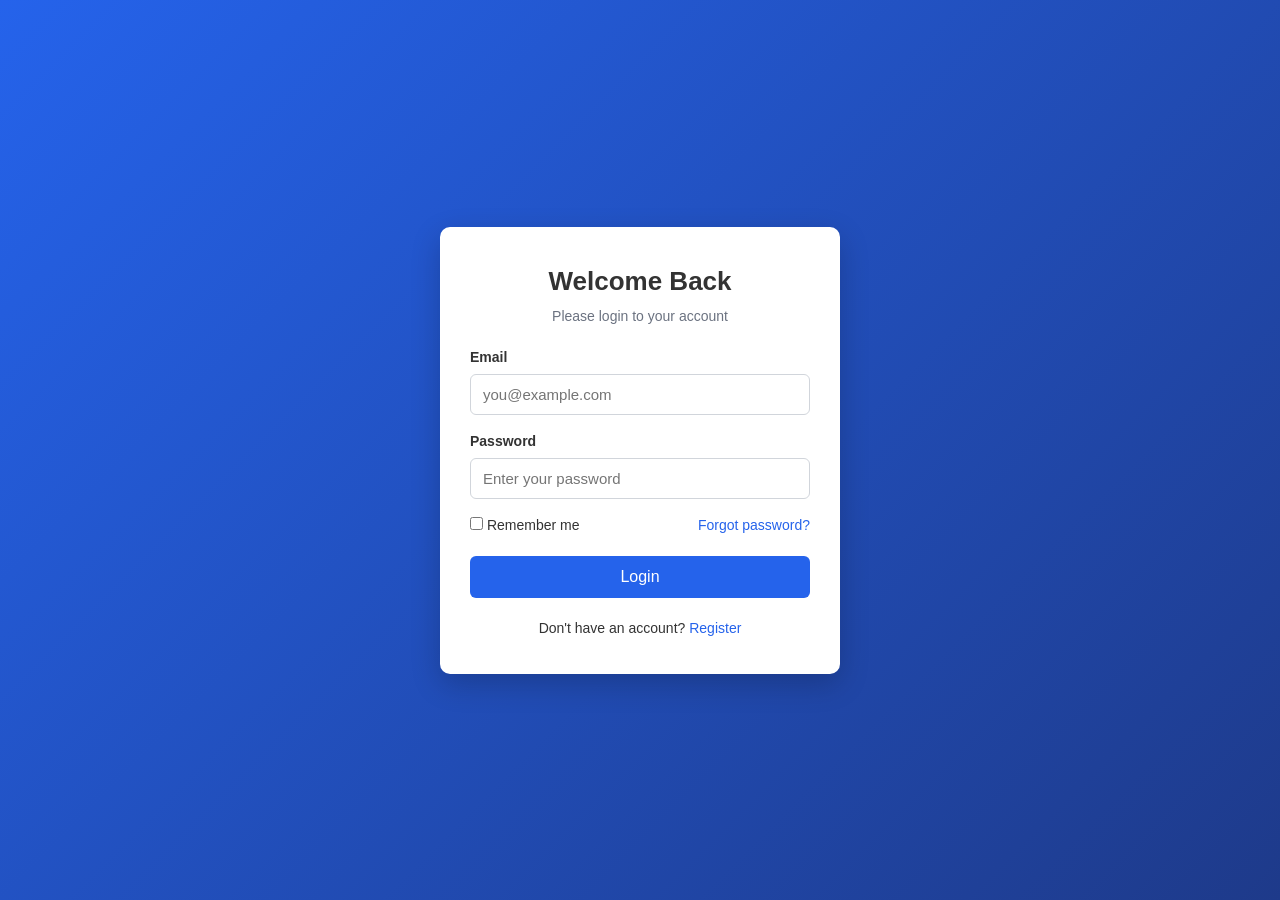
<file: Customer/index.html>
<!DOCTYPE html>
<html lang="en">
<head>
    <meta charset="UTF-8">
    <meta name="viewport" content="width=device-width, initial-scale=1.0">
    <title>Login</title>
    <link rel="stylesheet" href="css/style.css">
</head>

<body class="auth-body">

    <div class="auth-card">

        <h1>Welcome Back</h1>
        <p class="subtitle">Please login to your account</p>

        <form id="loginForm" novalidate>

            <div class="form-group">
                <label for="email">Email</label>
                <input type="email" id="email" name="email" placeholder="you@example.com">
                <span class="error" id="emailError"></span>
            </div>

            <div class="form-group">
                <label for="password">Password</label>
                <input type="password" id="password" name="password" placeholder="Enter your password">
                <span class="error" id="passwordError"></span>
            </div>

            <div class="form-row">
                <label class="checkbox">
                    <input type="checkbox" name="remember"> Remember me
                </label>

                <a href="#">Forgot password?</a>
            </div>

            <button type="submit" class="btn">Login</button>

        </form>

        <p class="switch-text">
            Don't have an account?
            <a href="register.html">Register</a>
        </p>

    </div>

    <script src="js/login.js"></script>

</body>
</html>
</file>
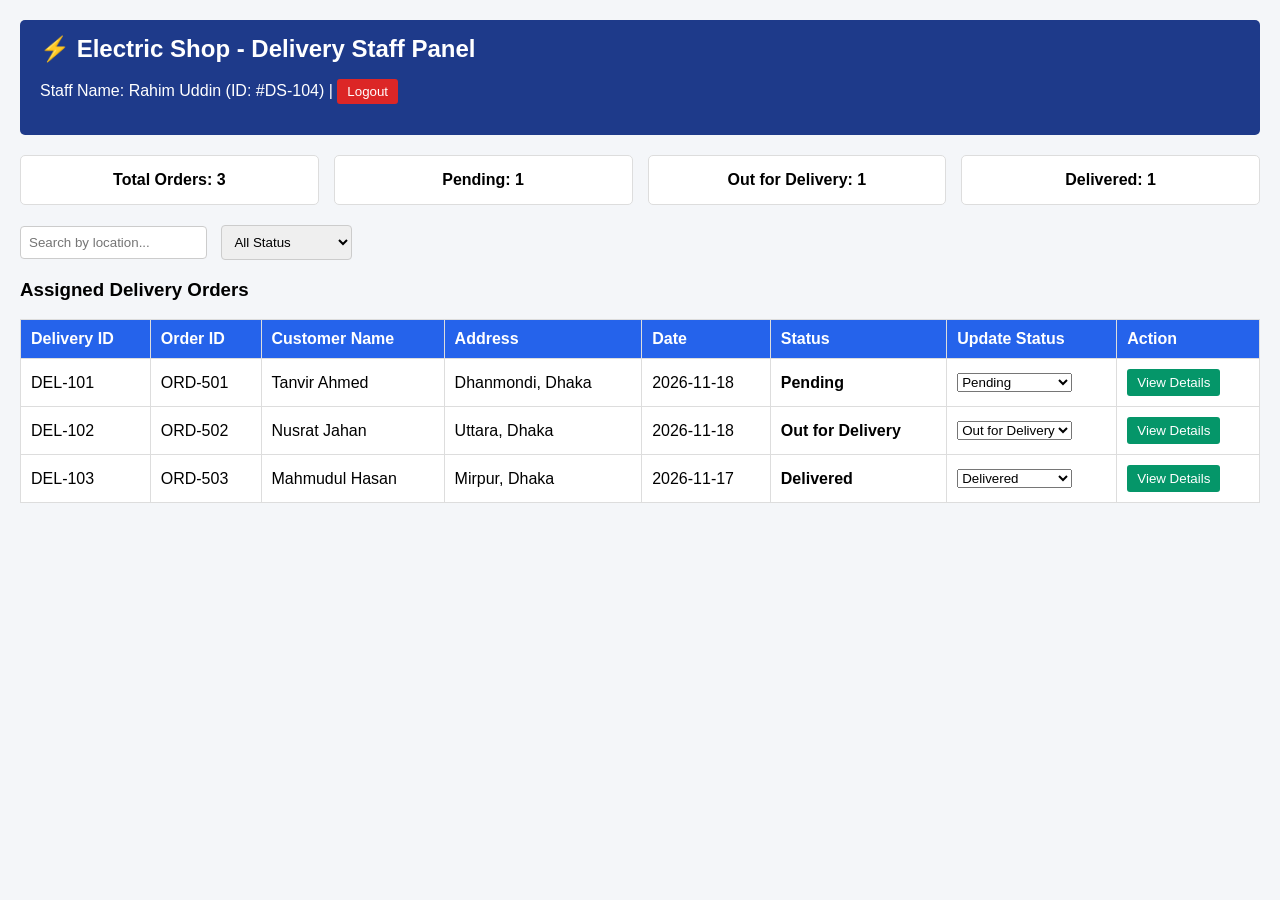
<file: Delivery_Staff/index.html>
<!DOCTYPE html>
<html lang="en">
<head>
    <meta charset="UTF-8">
    <meta name="viewport" content="width=device-width, initial-scale=1.0">
    <title>Electric Shop - Delivery Staff</title>
    <link rel="stylesheet" href="style.css">
</head>
<body>

    <div class="header">
        <h2>⚡ Electric Shop - Delivery Staff Panel</h2>
        <p>Staff Name: Rahim Uddin (ID: #DS-104) | <button onclick="logout()" class="logout-btn">Logout</button></p>
    </div>

    <div class="summary-box">
        <div class="card">Total Orders: <span id="total-count">0</span></div>
        <div class="card">Pending: <span id="pending-count">0</span></div>
        <div class="card">Out for Delivery: <span id="transit-count">0</span></div>
        <div class="card">Delivered: <span id="delivered-count">0</span></div>
    </div>

    <div class="filter-section">
        <input type="text" id="search-location" placeholder="Search by location..." onkeyup="displayOrders()">
        <select id="filter-status" onchange="displayOrders()">
            <option value="All">All Status</option>
            <option value="Pending">Pending</option>
            <option value="Out for Delivery">Out for Delivery</option>
            <option value="Delivered">Delivered</option>
        </select>
    </div>

    <h3>Assigned Delivery Orders</h3>
    <table>
        <thead>
            <tr>
                <th>Delivery ID</th>
                <th>Order ID</th>
                <th>Customer Name</th>
                <th>Address</th>
                <th>Date</th>
                <th>Status</th>
                <th>Update Status</th>
                <th>Action</th>
            </tr>
        </thead>
        <tbody id="order-table-body">
        </tbody>
    </table>

    <div id="details-box" class="details-modal">
        <div class="modal-content">
            <h3>Order Details</h3>
            <div id="modal-text"></div>
            <button onclick="closeDetails()" class="close-btn">Close</button>
        </div>
    </div>

    <script src="script.js"></script>
</body>
</html>
</file>
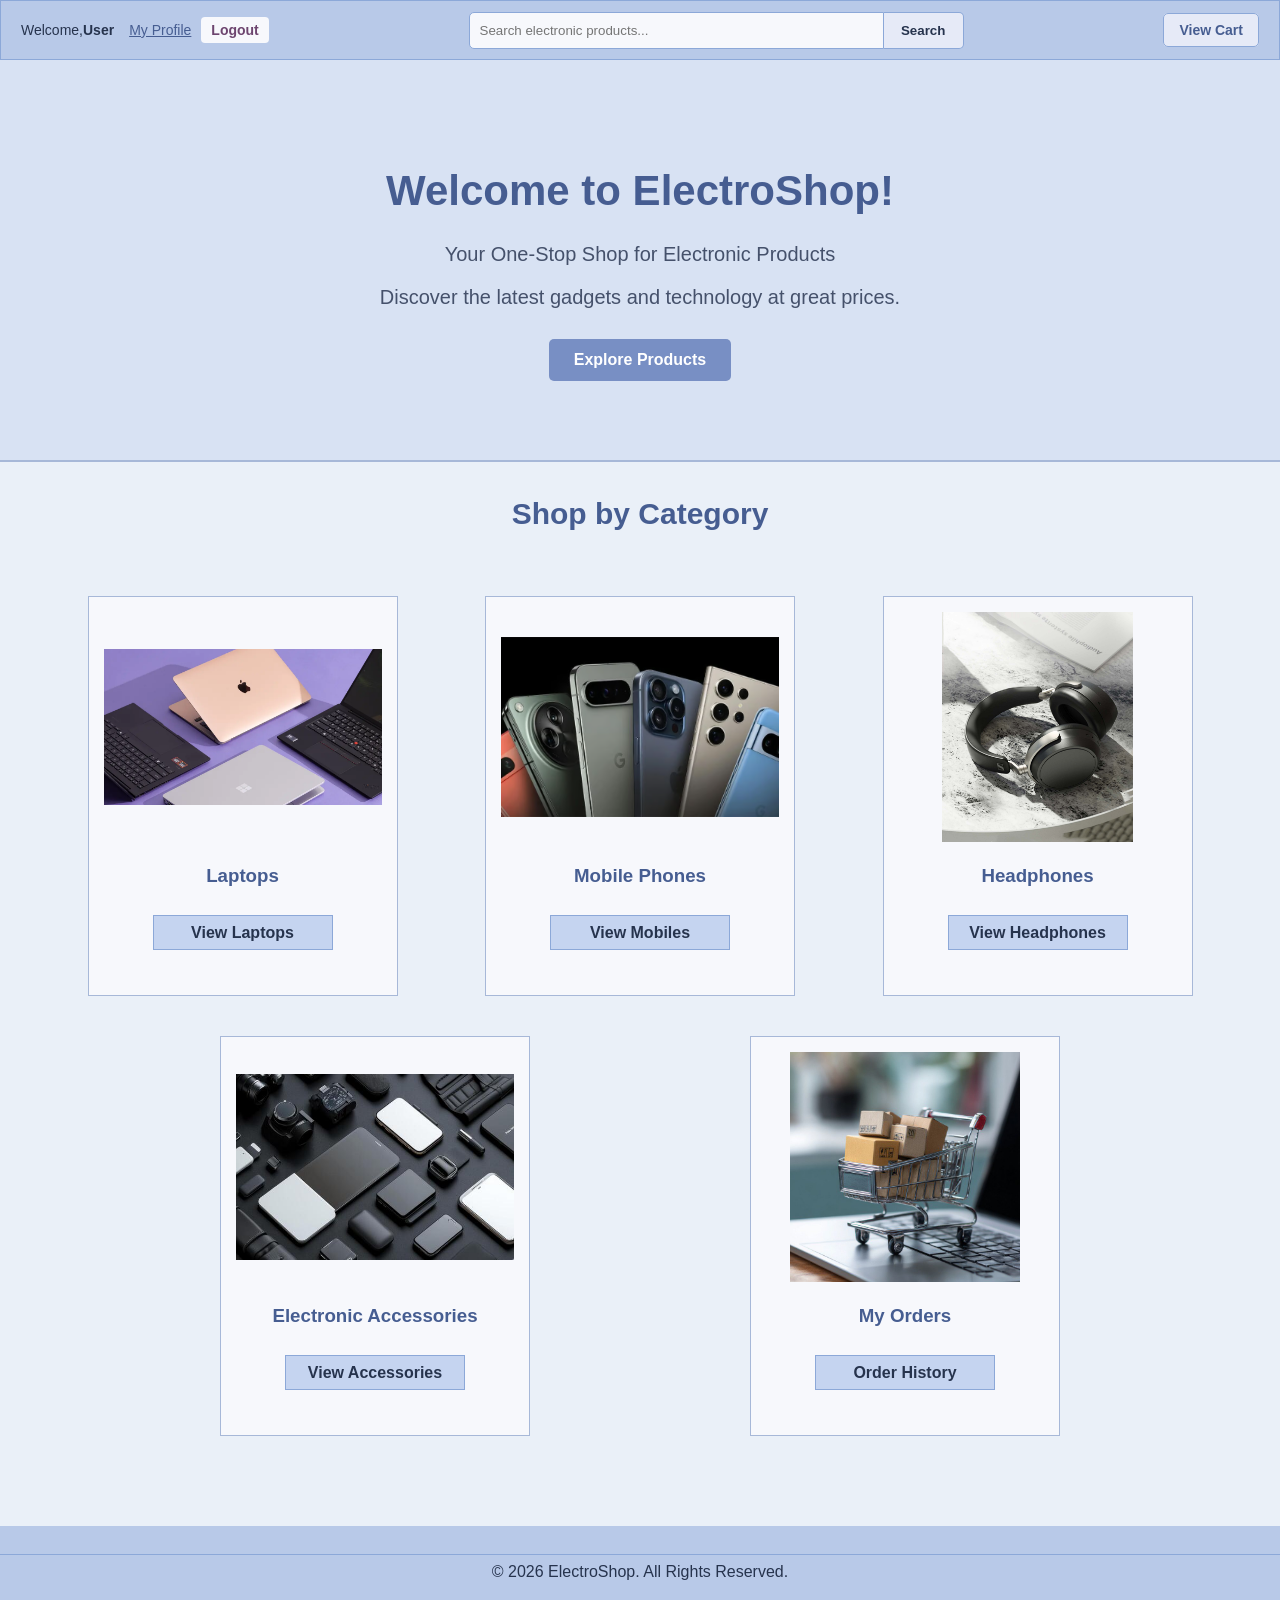
<file: Customer/dashboard.html>
<!DOCTYPE html>
<html lang="en">
<head>
    <meta charset="UTF-8">
    <meta name="viewport" content="width=device-width, initial-scale=1.0">
    <title>Electronic Shop Dashboard</title>
    <link rel="stylesheet" href="css/dashboard.css">
   
</head>

<body>

    <div class="searchbar">

        <div class="user-info">
            Welcome, <b>User</b>

            <a href="profile.html" class="profile-link">My Profile</a>

            <a href="index.html" class="logout-btn">Logout</a>
        </div>

        <div class="search-box-container">
            <input type="text"
                   placeholder="Search electronic products..."
                   class="searchbar_input">

            <button type="button" class="search-btn">Search</button>
        </div>

        <div class="cart-header">
            <a href="cart.html" class="view-cart-link">View Cart</a>
        </div>

    </div>

    <div class="welcome">

        <div class="welcome-content">
            <h1>Welcome to ElectroShop!</h1>

            <p>Your One-Stop Shop for Electronic Products</p>

            <p>Discover the latest gadgets and technology at great prices.</p>

            <a href="#products" class="shop-btn">Explore Products</a>
        </div>

    </div>

    <h2 class="section-title" id="products">Shop by Category</h2>

    <div class="product-container">

        <div class="product-box">
            <img src="images/laptop.jpg"
                 alt="Laptop"
                 class="product-img">

            <h3>Laptops</h3>

            <a href="laptopProducts.html">
                <button type="button"><b>View Laptops</b></button>
            </a>
        </div>

        <div class="product-box">
            <img src="images/mobile.jpg"
                 alt="Mobile Phone"
                 class="product-img">

            <h3>Mobile Phones</h3>

            <a href="mobileProducts.html">
                <button type="button"><b>View Mobiles</b></button>
            </a>
        </div>

        <div class="product-box">
            <img src="images/headphones.jpg"
                 alt="Headphones"
                 class="product-img">

            <h3>Headphones</h3>

            <a href="headphoneProducts.html">
                <button type="button"><b>View Headphones</b></button>
            </a>
        </div>

        <div class="product-box">
            <img src="images/accessories.jpg"
                 alt="Electronic Accessories"
                 class="product-img">

            <h3>Electronic Accessories</h3>

            <a href="accessoryProducts.html">
                <button type="button"><b>View Accessories</b></button>
            </a>
        </div>

        <div class="product-box">
            <img src="images/order.jpg"
                 alt="Order History"
                 class="product-img">

            <h3>My Orders</h3>

            <a href="orderHistory.html">
                <button type="button"><b>Order History</b></button>
            </a>
        </div>

    </div>

    <div class="footer_style">
        <hr>

        <footer>
            &copy; 2026 ElectroShop. All Rights Reserved.
        </footer>
    </div>

    <script src="js/dashboard.js"></script>

</body>
</html>
</file>
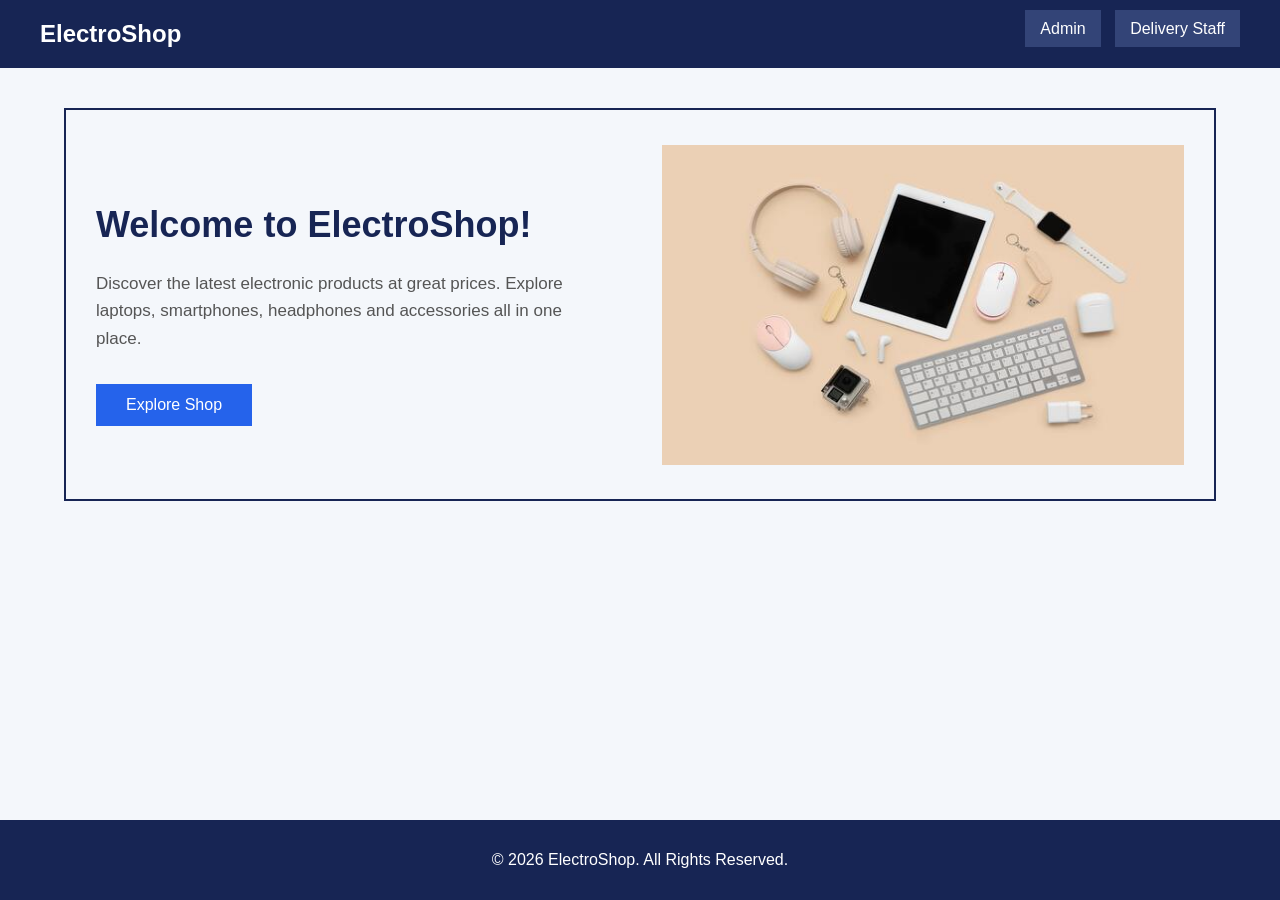
<file: Customer/home.html>
<!DOCTYPE html>
<html>
<head>
    <title>ElectroShop - Home</title>
    <link rel="stylesheet" href="css/home.css">
</head>

<body>

    <nav>
        <h2>ElectroShop</h2>

        <div class="links">
            <a href="adminLogin.html">Admin</a>
            <a href="../Delivery_Staff/index.html">Delivery Staff</a>
        </div>
    </nav>

    <main>
        <div class="main">

            <div class="content">
                <h1>Welcome to ElectroShop!</h1>

                <p>
                    Discover the latest electronic products at great prices.
                    Explore laptops, smartphones, headphones and accessories
                    all in one place.
                </p>

                <a href="index.html" class="next-btn">Explore Shop</a>
            </div>

            <div class="image">
                <img src="images/front.jpg" alt="Electronic Products">
            </div>

        </div>
    </main>

    <footer>
        <p>&copy; 2026 ElectroShop. All Rights Reserved.</p>
    </footer>

</body>
</html>
</file>
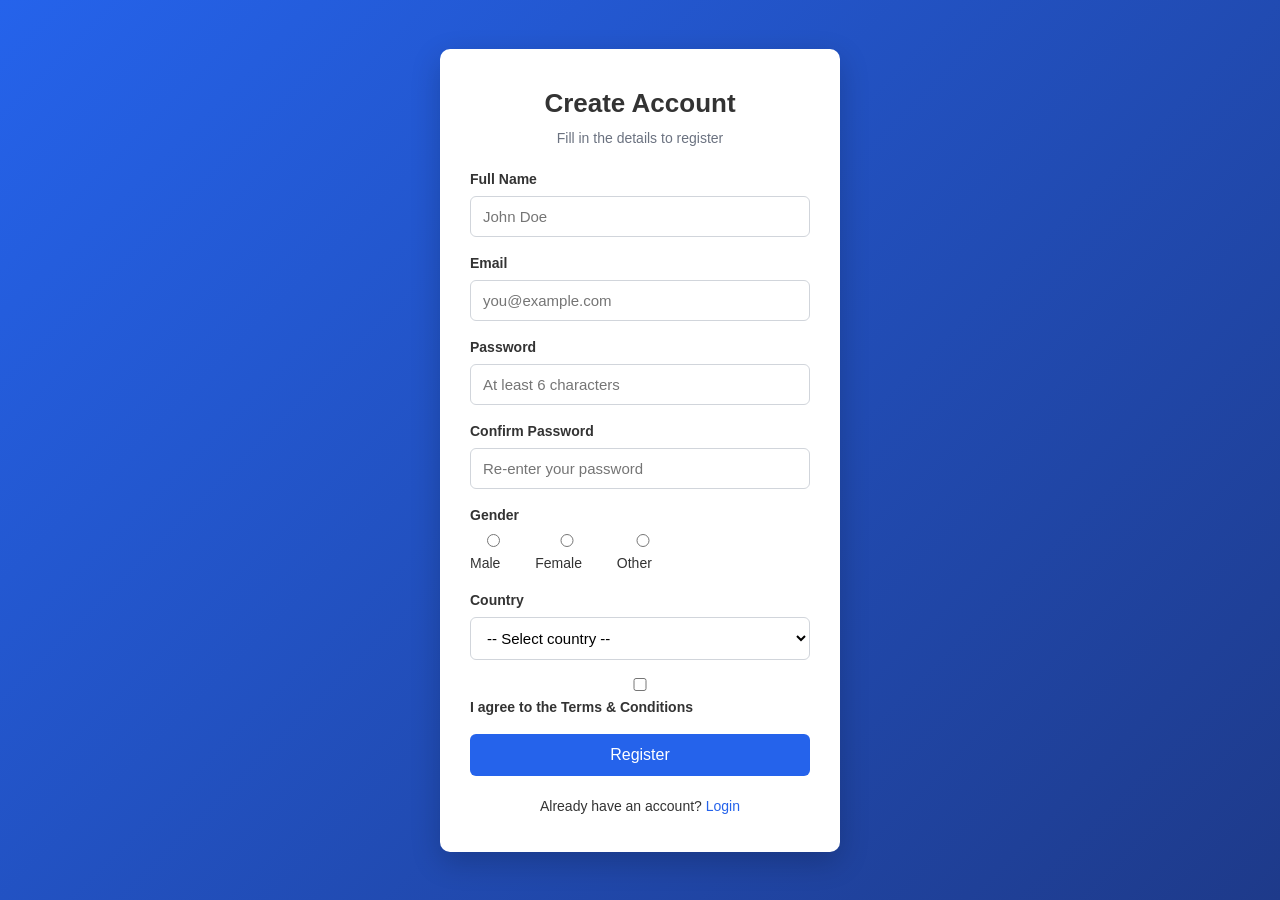
<file: Customer/register.html>
<!DOCTYPE html>
<html lang="en">
<head>
    <meta charset="UTF-8">
    <meta name="viewport" content="width=device-width, initial-scale=1.0">
    <title>Register</title>
    <link rel="stylesheet" href="css/style.css">
</head>

<body class="auth-body">

    <div class="auth-card">

        <h1>Create Account</h1>
        <p class="subtitle">Fill in the details to register</p>

        <form id="registerForm" novalidate>

            <div class="form-group">
                <label for="name">Full Name</label>
                <input type="text" id="name" name="name" placeholder="John Doe">
                <span class="error" id="nameError"></span>
            </div>

            <div class="form-group">
                <label for="email">Email</label>
                <input type="email" id="email" name="email" placeholder="you@example.com">
                <span class="error" id="emailError"></span>
            </div>

            <div class="form-group">
                <label for="password">Password</label>
                <input type="password" id="password" name="password" placeholder="At least 6 characters">
                <span class="error" id="passwordError"></span>
            </div>

            <div class="form-group">
                <label for="confirm">Confirm Password</label>
                <input type="password" id="confirm" name="confirm" placeholder="Re-enter your password">
                <span class="error" id="confirmError"></span>
            </div>

            <div class="form-group">
                <label>Gender</label>

                <div class="radio-group">
                    <label><input type="radio" name="gender" value="male"> Male</label>
                    <label><input type="radio" name="gender" value="female"> Female</label>
                    <label><input type="radio" name="gender" value="other"> Other</label>
                </div>

                <span class="error" id="genderError"></span>
            </div>

            <div class="form-group">
                <label for="country">Country</label>

                <select id="country" name="country">
                    <option value="">-- Select country --</option>
                    <option value="bangladesh">Bangladesh</option>
                    <option value="india">India</option>
                    <option value="usa">USA</option>
                    <option value="uk">UK</option>
                    <option value="other">Other</option>
                </select>

                <span class="error" id="countryError"></span>
            </div>

            <div class="form-group">
                <label class="checkbox">
                    <input type="checkbox" id="terms" name="terms">
                    I agree to the Terms &amp; Conditions
                </label>

                <span class="error" id="termsError"></span>
            </div>

            <button type="submit" class="btn">Register</button>

        </form>

        <p class="switch-text">
            Already have an account?
            <a href="index.html">Login</a>
        </p>

    </div>

    <script src="js/register.js"></script>

</body>
</html>
</file>
<file: Customer/css/style.css>
* {
  margin: 0;
  padding: 0;
  box-sizing: border-box;
}

body {
  font-family: Arial, Helvetica, sans-serif;
  background-color: #f4f6f9;
  color: #333;
  line-height: 1.5;
}

a {
  color: #2563eb;
  text-decoration: none;
}

a:hover {
  text-decoration: underline;
}

.subtitle {
  color: #6b7280;
  font-size: 14px;
  margin-bottom: 20px;
}


.btn {
  display: block;
  width: 100%;
  padding: 12px;
  background-color: #2563eb;
  color: #fff;
  border: none;
  border-radius: 6px;
  font-size: 16px;
  cursor: pointer;
  transition: background-color 0.2s;
}

a.btn:hover {
  text-decoration: none;
}

.btn:hover {
  background-color: #1d4ed8;
}

.btn-small {
  display: inline-block;
  width: auto;
  text-align: center;
  padding: 8px 16px;
  font-size: 14px;
}


.auth-body {
  min-height: 100vh;
  display: flex;
  justify-content: center;
  align-items: center;
  padding: 20px;
  background: linear-gradient(135deg, #2563eb, #1e3a8a);
}

.auth-card {
  width: 100%;
  max-width: 400px;
  background-color: #fff;
  padding: 35px 30px;
  border-radius: 10px;
  box-shadow: 0 10px 30px rgba(0, 0, 0, 0.2);
}

.auth-card h1 {
  font-size: 26px;
  margin-bottom: 5px;
  text-align: center;
}

.auth-card .subtitle {
  text-align: center;
}

.form-group {
  margin-bottom: 16px;
}

.form-group label {
  display: block;
  margin-bottom: 6px;
  font-size: 14px;
  font-weight: bold;
}

.form-group input {
  width: 100%;
  padding: 11px 12px;
  border: 1px solid #d1d5db;
  border-radius: 6px;
  font-size: 15px;
  outline: none;
}

.form-group select {
  width: 100%;
  padding: 11px 12px;
  border: 1px solid #d1d5db;
  border-radius: 6px;
  font-size: 15px;
  background-color: #fff;
  outline: none;
}

.form-group input:focus,
.form-group select:focus {
  border-color: #2563eb;
  box-shadow: 0 0 0 3px rgba(37, 99, 235, 0.15);
}

.radio-group {
  display: flex;
  gap: 18px;
  font-size: 14px;
}

.radio-group label {
  font-weight: normal;
  margin-bottom: 0;
  display: inline;
}

.form-row {
  display: flex;
  justify-content: space-between;
  align-items: center;
  margin-bottom: 20px;
  font-size: 14px;
}

.checkbox {
  display: block;
  font-size: 14px;
  margin-bottom: 20px;
}

.form-row .checkbox {
  margin-bottom: 0;
}

.switch-text {
  text-align: center;
  margin-top: 20px;
  font-size: 14px;
}

/* ===== Dashboard Layout ===== */
.layout {
  display: flex;
  min-height: 100vh;
}

.sidebar {
  width: 230px;
  background-color: #1e293b;
  color: #fff;
  padding: 25px 0;
}

.sidebar .logo {
  text-align: center;
  margin-bottom: 30px;
  font-size: 22px;
}

.sidebar nav a {
  display: block;
  padding: 12px 25px;
  color: #cbd5e1;
  font-size: 15px;
}

.sidebar nav a:hover,
.sidebar nav a.active {
  background-color: #334155;
  color: #fff;
  text-decoration: none;
}

.main {
  flex: 1;
  display: flex;
  flex-direction: column;
}

.topbar {
  display: flex;
  justify-content: space-between;
  align-items: center;
  background-color: #fff;
  padding: 15px 30px;
  box-shadow: 0 1px 4px rgba(0, 0, 0, 0.08);
}

.user-area {
  display: flex;
  align-items: center;
  gap: 15px;
}

.content {
  padding: 30px;
}


.cards {
  display: grid;
  grid-template-columns: repeat(auto-fit, minmax(200px, 1fr));
  gap: 20px;
  margin-bottom: 30px;
}

.card {
  background-color: #fff;
  padding: 20px;
  border-radius: 8px;
  box-shadow: 0 1px 4px rgba(0, 0, 0, 0.08);
}

.card h4 {
  color: #6b7280;
  font-size: 14px;
  font-weight: normal;
}

.card .number {
  font-size: 28px;
  font-weight: bold;
  margin-top: 8px;
}


.table-box {
  background-color: #fff;
  padding: 20px;
  border-radius: 8px;
  box-shadow: 0 1px 4px rgba(0, 0, 0, 0.08);
  overflow-x: auto;
}

.table-box h3 {
  margin-bottom: 15px;
}

table {
  width: 100%;
  border-collapse: collapse;
  min-width: 500px;
}

th,
td {
  padding: 12px;
  text-align: left;
  border-bottom: 1px solid #e5e7eb;
  font-size: 14px;
}

th {
  background-color: #f9fafb;
}

.badge {
  padding: 4px 10px;
  border-radius: 12px;
  font-size: 12px;
}

.badge.success { background-color: #dcfce7; color: #166534; }
.badge.warning { background-color: #fef3c7; color: #92400e; }
.badge.danger  { background-color: #fee2e2; color: #b91c1c; }


@media (max-width: 768px) {
  .layout {
    flex-direction: column;
  }

  .sidebar {
    width: 100%;
    padding: 15px 0;
  }

  .sidebar .logo {
    margin-bottom: 10px;
  }

  .sidebar nav {
    display: flex;
    flex-wrap: wrap;
  }

  .sidebar nav a {
    padding: 10px 15px;
  }

  .topbar,
  .content {
    padding: 15px;
  }
}


.shop-dashboard {
    background-color: #EAF0F8;
}


.shop-dashboard .searchbar {
    position: sticky;
    top: 0;
    width: 100%;
    height: 60px;
    background-color: #B8C9E8;
    display: flex;
    justify-content: space-between;
    align-items: center;
    border: 1px solid #8CA8D8;
    padding: 0 20px;
    z-index: 100;
}

.shop-dashboard .user-info {
    color: #26334D;
    font-size: 14px;
    display: flex;
    align-items: center;
}

.shop-dashboard .profile-link {
    color: #465D91;
    margin-left: 15px;
    text-decoration: underline;
}

.shop-dashboard .logout-btn {
    color: #6D456F;
    background-color: #F7F8FC;
    padding: 5px 10px;
    border-radius: 4px;
    margin-left: 10px;
    font-weight: bold;
}

.shop-dashboard .search-box-container {
    display: flex;
    width: 40%;
}

.shop-dashboard .searchbar_input {
    flex: 1;
    padding: 10px;
    border-radius: 5px 0 0 5px;
    border: 1px solid #8CA8D8;
    outline: none;
    background-color: #F7F8FC;
}

.shop-dashboard .search-btn {
    width: 80px;
    background-color: #E6EAF7;
    border: 1px solid #8CA8D8;
    border-left: none;
    border-radius: 0 5px 5px 0;
    cursor: pointer;
    font-weight: bold;
    color: #26334D;
}

.shop-dashboard .view-cart-link {
    background-color: #E6EAF7;
    color: #465D91;
    padding: 8px 15px;
    border-radius: 5px;
    font-weight: bold;
    border: 1px solid #8CA8D8;
    font-size: 14px;
}

/* Welcome section */
.shop-dashboard .welcome {
    width: 100%;
    height: 400px;
    background-color: #D8E2F3;
    display: flex;
    justify-content: center;
    align-items: center;
    text-align: center;
    border-bottom: 2px solid #A7B8D8;
}

.shop-dashboard .welcome-content h1 {
    font-size: 42px;
    color: #465D91;
}

.shop-dashboard .welcome-content p {
    font-size: 20px;
    color: #45516B;
}

.shop-dashboard .shop-btn {
    display: inline-block;
    background-color: #788FC4;
    color: white;
    padding: 12px 25px;
    border-radius: 5px;
    font-weight: bold;
    margin-top: 10px;
}

/* Product categories */
.shop-dashboard .section-title {
    text-align: center;
    font-size: 30px;
    margin-top: 35px;
    color: #465D91;
}

.shop-dashboard .product-container {
    display: flex;
    justify-content: space-evenly;
    flex-wrap: wrap;
    margin-top: 20px;
    padding: 20px;
}

.shop-dashboard .product-box {
    width: 25%;
    height: 400px;
    border: 1px solid #A7B8D8;
    background-color: #F7F8FC;
    margin: 20px;
    padding: 15px;
    text-align: center;
    transition: 0.3s;
}

.shop-dashboard .product-box:hover {
    outline: 2px solid #788FC4;
    outline-offset: 5px;
}

.shop-dashboard .product-img {
    width: 100%;
    height: 230px;
    object-fit: contain;
}

.shop-dashboard .product-box h3 {
    color: #465D91;
}

.shop-dashboard .product-box button {
    width: 180px;
    height: 35px;
    background-color: #C5D4F0;
    color: #26334D;
    font-size: 16px;
    cursor: pointer;
    border: 1px solid #8CA8D8;
    margin-top: 10px;
}

.shop-dashboard .product-box button:hover {
    background-color: #A7BCE5;
}


.shop-dashboard .footer_style {
    width: 100%;
    height: 100px;
    background-color: #B8C9E8;
    text-align: center;
    padding-top: 20px;
    margin-top: 50px;
    color: #26334D;
}

.shop-dashboard .footer_style hr {
    border: none;
    border-top: 1px solid #8CA8D8;
}

.error {
  display: block;
  color: red;
  font-size: 13px;
  margin-top: 4px;
}
</file>
<file: Delivery_Staff/style.css>
body {
    font-family: Arial, sans-serif;
    background-color: #f4f6f9;
    margin: 0;
    padding: 20px;
}

.header {
    background-color: #1e3a8a;
    color: white;
    padding: 15px 20px;
    border-radius: 5px;
    margin-bottom: 20px;
}

.header h2 {
    margin: 0 0 5px 0;
}

.logout-btn {
    background-color: #dc2626;
    color: white;
    border: none;
    padding: 5px 10px;
    cursor: pointer;
    border-radius: 3px;
}

.summary-box {
    display: flex;
    gap: 15px;
    margin-bottom: 20px;
}

.card {
    background-color: white;
    padding: 15px;
    border-radius: 5px;
    border: 1px solid #ddd;
    flex: 1;
    font-weight: bold;
    text-align: center;
}

.filter-section {
    margin-bottom: 15px;
}

.filter-section input, .filter-section select {
    padding: 8px;
    margin-right: 10px;
    border: 1px solid #ccc;
    border-radius: 4px;
}

table {
    width: 100%;
    border-collapse: collapse;
    background-color: white;
}

th, td {
    border: 1px solid #ddd;
    padding: 10px;
    text-align: left;
}

th {
    background-color: #2563eb;
    color: white;
}

.view-btn {
    background-color: #059669;
    color: white;
    border: none;
    padding: 6px 10px;
    cursor: pointer;
    border-radius: 3px;
}

.details-modal {
    display: none;
    position: fixed;
    top: 0;
    left: 0;
    width: 100%;
    height: 100%;
    background-color: rgba(0, 0, 0, 0.5);
}

.modal-content {
    background-color: white;
    width: 350px;
    margin: 100px auto;
    padding: 20px;
    border-radius: 5px;
}

.close-btn {
    background-color: #333;
    color: white;
    border: none;
    padding: 8px 15px;
    margin-top: 15px;
    cursor: pointer;
}
</file>
<file: Customer/css/dashboard.css>
body {
    background-color: #EAF0F8;
    font-family: Arial, sans-serif;
    margin: 0;
    padding: 0;
}

.searchbar {
    position: sticky;
    top: 0;
    width: 100%;
    height: 60px;
    background-color: #B8C9E8;
    display: flex;
    justify-content: space-between;
    align-items: center;
    border: 1px solid #8CA8D8;
    padding: 0 20px;
    box-sizing: border-box;
    z-index: 100;
}

.user-info {
    color: #26334D;
    font-size: 14px;
    display: flex;
    align-items: center;
}

.profile-link {
    color: #465D91;
    margin-left: 15px;
    text-decoration: underline;
}

.logout-btn {
    color: #6D456F;
    text-decoration: none;
    background: #F7F8FC;
    padding: 5px 10px;
    border-radius: 4px;
    margin-left: 10px;
    font-weight: bold;
}

.search-box-container {
    display: flex;
    width: 40%;
}

.searchbar_input {
    flex: 1;
    padding: 10px;
    border-radius: 5px 0 0 5px;
    border: 1px solid #8CA8D8;
    outline: none;
    background-color: #F7F8FC;
}

.search-btn {
    width: 80px;
    background: #E6EAF7;
    border: 1px solid #8CA8D8;
    border-left: none;
    border-radius: 0 5px 5px 0;
    cursor: pointer;
    font-weight: bold;
    color: #26334D;
}

.view-cart-link {
    background: #E6EAF7;
    color: #465D91;
    padding: 8px 15px;
    text-decoration: none;
    border-radius: 5px;
    font-weight: bold;
    border: 1px solid #8CA8D8;
    font-size: 14px;
}

.welcome {
    width: 100%;
    height: 400px;
    background-color: #D8E2F3;
    display: flex;
    justify-content: center;
    align-items: center;
    text-align: center;
    border-bottom: 2px solid #A7B8D8;
}

.welcome-content h1 {
    font-size: 42px;
    color: #465D91;
}

.welcome-content p {
    font-size: 20px;
    color: #45516B;
}

.shop-btn {
    display: inline-block;
    background-color: #788FC4;
    color: white;
    padding: 12px 25px;
    border-radius: 5px;
    text-decoration: none;
    font-weight: bold;
    margin-top: 10px;
}

.section-title {
    text-align: center;
    font-size: 30px;
    margin-top: 35px;
    color: #465D91;
}

.product-container {
    display: flex;
    justify-content: space-evenly;
    flex-wrap: wrap;
    margin-top: 20px;
    padding: 20px;
}

.product-box {
    width: 25%;
    height: 400px;
    border: 1px solid #A7B8D8;
    background-color: #F7F8FC;
    margin: 20px;
    padding: 15px;
    text-align: center;
    transition: 0.3s;
    box-sizing: border-box;
}

.product-box:hover {
    outline: 2px solid #788FC4;
    outline-offset: 5px;
}

.product-img {
    width: 100%;
    height: 230px;
    object-fit: contain;
}

.product-box h3 {
    color: #465D91;
}

.product-box button {
    width: 180px;
    height: 35px;
    background-color: #C5D4F0;
    color: #26334D;
    font-size: 16px;
    cursor: pointer;
    border: 1px solid #8CA8D8;
    margin-top: 10px;
}

.product-box button:hover {
    background-color: #A7BCE5;
}

.footer_style {
    width: 100%;
    height: 100px;
    background-color: #B8C9E8;
    text-align: center;
    padding-top: 20px;
    margin-top: 50px;
    box-sizing: border-box;
    color: #26334D;
}

.footer_style hr {
    border: none;
    border-top: 1px solid #8CA8D8;
}

a {
    text-decoration: none;
}
</file>
<file: Customer/css/home.css>
body {
    margin: 0;
    font-family: Arial;
    background-color: #f4f7fb;
    min-height: 100vh;
    display: flex;
    flex-direction: column;
}

nav {
    background-color: #172554;
    color: white;
    padding: 20px 40px;
}

nav h2 {
    display: inline;
}

.links {
    float: right;
}

.links a {
    color: white;
    text-decoration: none;
    background-color: #334477;
    padding: 10px 15px;
    margin-left: 10px;
}

main {
    flex: 1;
    padding: 40px 0;
}

.main {
    margin: 0 auto;
    padding: 30px;
    width: 85%;
    min-height: 320px;
    border: 2px solid #172554;
    overflow: auto;
}

.content {
    float: left;
    width: 45%;
    margin-top: 40px;
}

.content h1 {
    color: #172554;
    font-size: 36px;
}

.content p {
    color: #555;
    font-size: 17px;
    line-height: 1.6;
}

.image {
    float: right;
    width: 48%;
}

.image img {
    width: 100%;
    height: 320px;
    margin-top: 5px;
}

.next-btn {
    display: inline-block;
    background-color: #2563eb;
    color: white;
    text-decoration: none;
    padding: 12px 30px;
    margin-top: 15px;
}

footer {
    background-color: #172554;
    color: white;
    text-align: center;
    padding: 15px;
}
</file>
